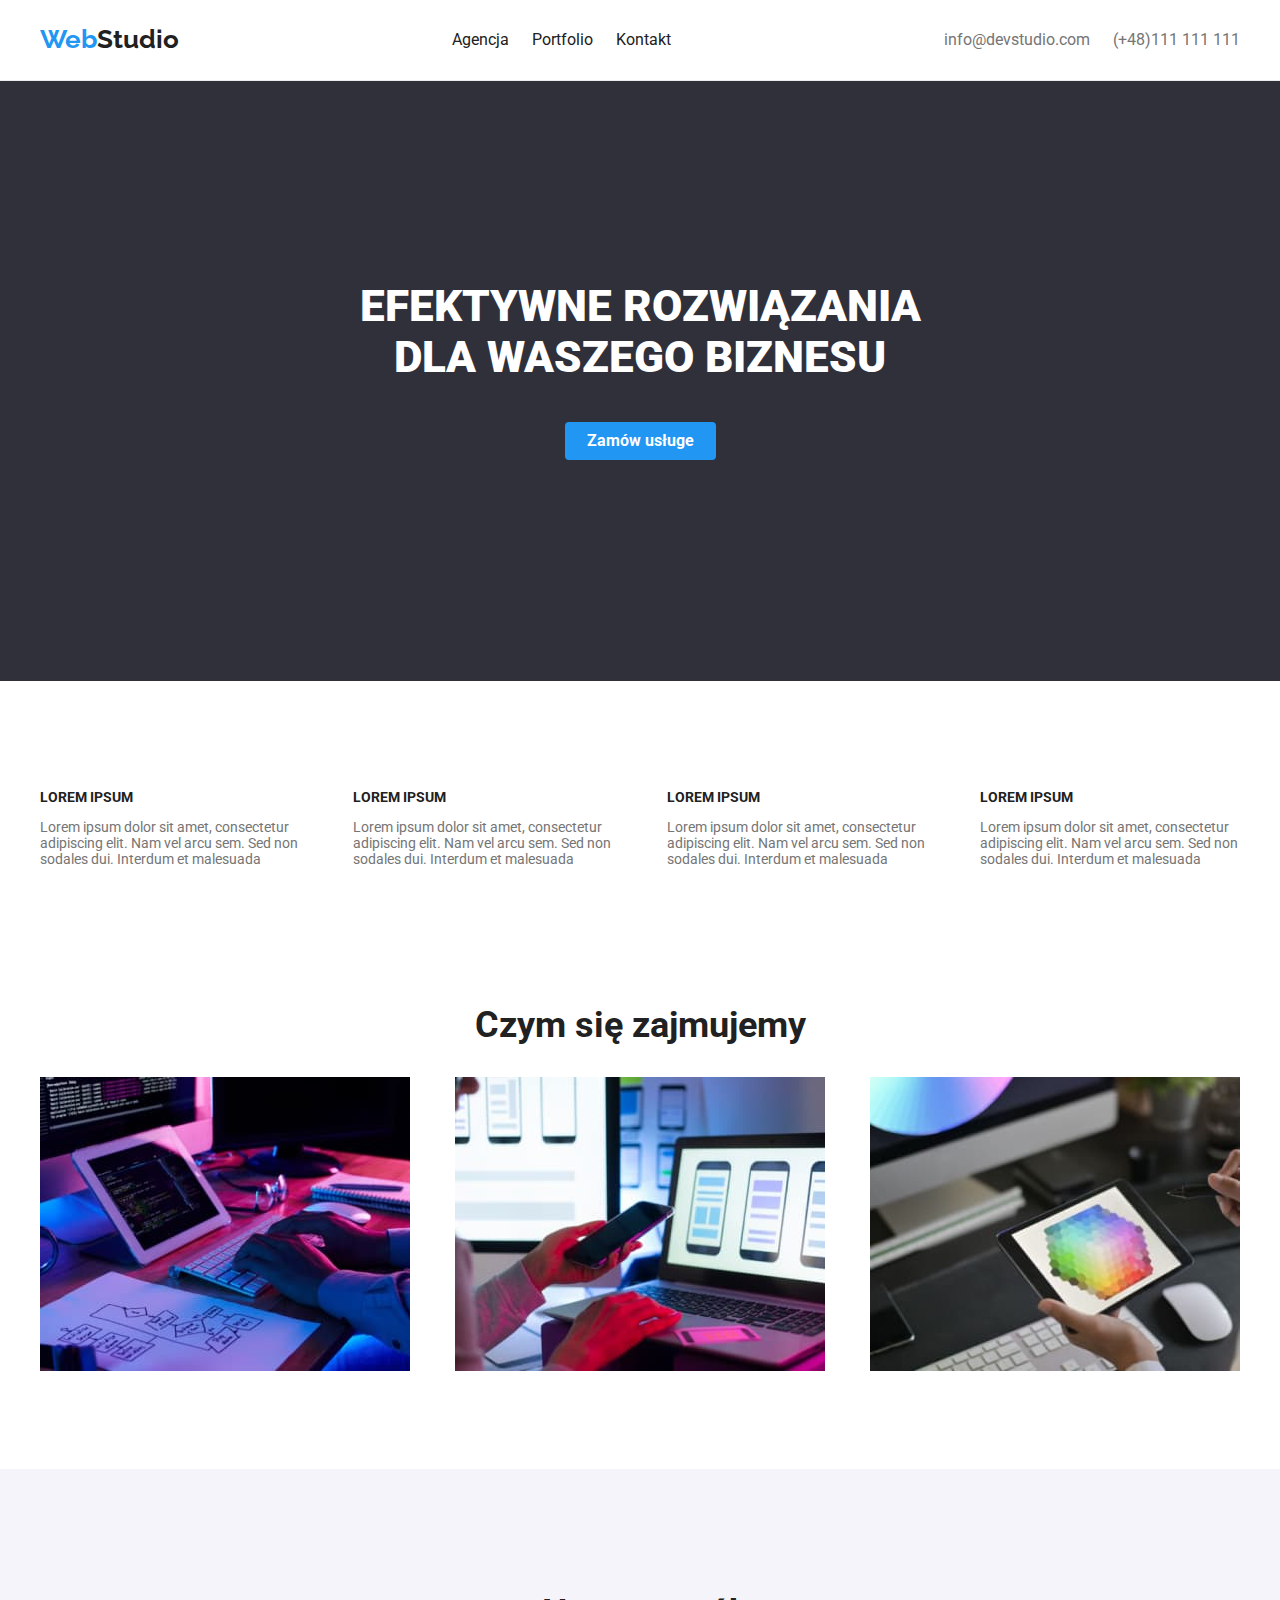
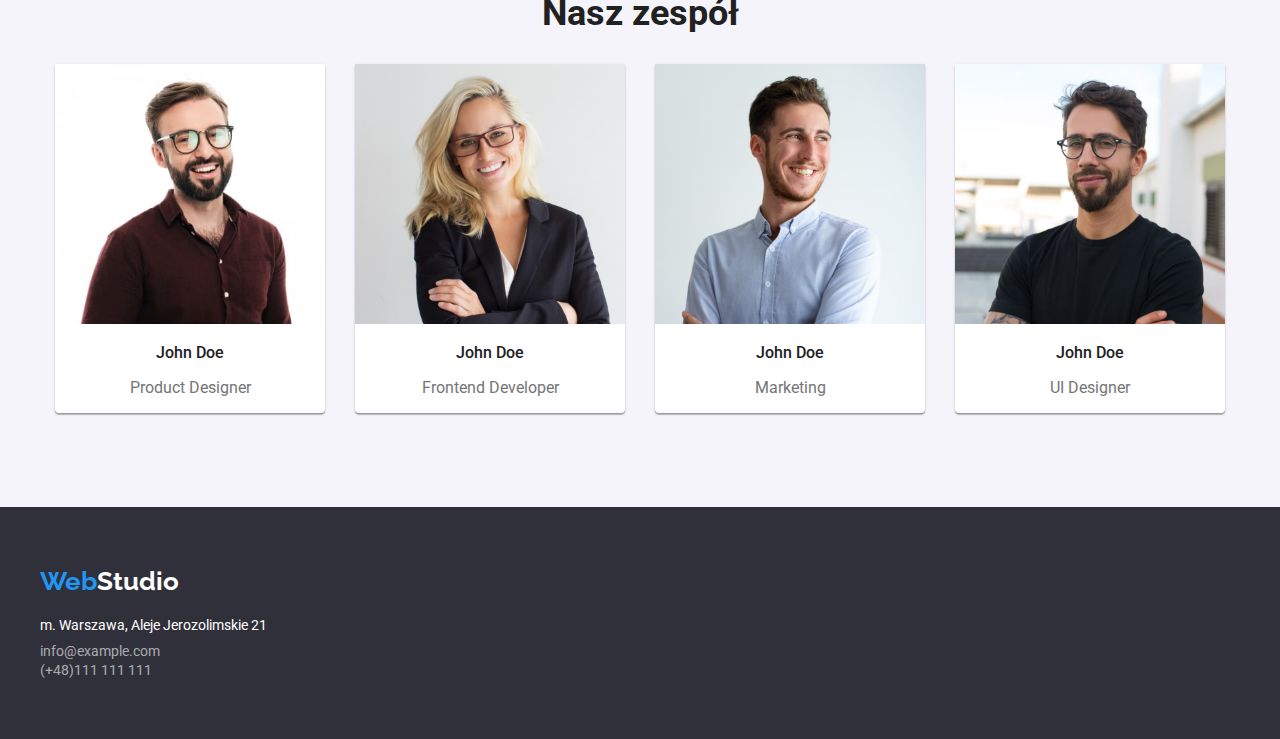
<file: index.html>
<!DOCTYPE html>
<html lang="pl">
    <head>
    <meta charset="UTF-8">  
    <meta name="viewport" content="width=device-width, initial-scale=1.0">
    <meta http-equiv="X-UA-Compatible" content="IE=edge">
    <title>Studio</title> 
    <link href="https://fonts.googleapis.com/css2?family=Raleway:wght@700&family=Roboto:wght@400;500;700;900&display=swap" rel="stylesheet">
    <link href="https://cdnjs.cloudflare.com/ajax/libs/modern-normalize/1.0.0/modern-normalize.min.css" rel="stylesheet">
    <style type="text/css"></style>
    <link rel="stylesheet" href="css/styles.css">
    </head>
    <body>
        <header class="header">
            <div class="container container-header">
            <a class="logo-item" href="WebStudio"><h3 class="text-logo"><span class="blue">Web</span><span class="black">Studio</span></h3></a>
            <nav>
            <ul class="menu">
                <li class="menu-item"><a href="index.html" class="black link">Agencja</a></li>
                <li class="menu-item"><a href="portfolio.html" class="black link">Portfolio</a></li>
                <li class="menu-item"><a href="" class="black link">Kontakt</a></li>
            </ul>
            </nav> 
            <ul class="menu">
                <li class="menu-item"><a href="mailto:info@devstudio.com" class="grey link">info@devstudio.com</a></li>
                <li class="menu-item"><a href="phone:+48111111111" class="grey link">(+48)111 111 111</a></li>
            </ul>
            </div>
        </header>
        <main>
        <section class="area">
            <div class=""><h1 class="container text-heading">EFEKTYWNE ROZWIĄZANIA <br>DLA WASZEGO BIZNESU</h1> 
            <button class="button button1" type="button">Zamów usługe</button> 
            </div>
        </section>
        <section>
            <div class="card-set container section">
                    <div><h3 class="text-post">LOREM IPSUM</h3>
                    <p class="text-post1">
Lorem ipsum dolor sit amet, consectetur
adipiscing elit. Nam vel arcu sem. Sed
non sodales dui. Interdum et malesuada</p></div>
                   <div><h3 class="text-post">LOREM IPSUM</h3>
                    <p class="text-post1">
Lorem ipsum dolor sit amet, consectetur
adipiscing elit. Nam vel arcu sem. Sed
non sodales dui. Interdum et malesuada</p></div>
                    <div><h3 class="text-post">LOREM IPSUM</h3>
                    <p class="text-post1">
Lorem ipsum dolor sit amet, consectetur
adipiscing elit. Nam vel arcu sem. Sed
non sodales dui. Interdum et malesuada</p></div>
                    <div><h3 class="text-post">LOREM IPSUM</h3>
                    <p class="text-post1">
Lorem ipsum dolor sit amet, consectetur
adipiscing elit. Nam vel arcu sem. Sed
non sodales dui. Interdum et malesuada</p></div>    
            </div>
        </section>
        <section>
            <div class="section container">
            <h2 class="text-heading2">Czym się zajmujemy</h2>
            <ul class="img-item">
                <li><img src="images/first.jpg" 
                alt="pisanie kodu"
                width="370"
                height="294"></li>
                <li><img src="images/second.jpg" 
                alt="ustawianie grafiki w telefonie"
                width="370"
                height="294"></li>
                <li><img src="images/third.jpg" 
                alt="paleta kolorów"
                width="370"
                height="294"></li>
            </ul>
            </div>
        </section>    
        <section class="area2 section">
        <div class="container">
            <h2 class="text-heading2">Nasz zespół</h2> 
            <ul class="img-item">
                <li class="img-item2"><figure>
                <img 
                    src="images/Product Designer.jpg" 
                    alt="Product Designer"
                    width="270"
                    height="260">
                <figcaption>
                    <h3 class="text-figcaption">John Doe</h3>
                    <p class="text-figcaption1">Product Designer</p>
                </figcaption>
            </figure></li>
            <li class="img-item2"><figure>
                <img 
                    src="images/Frontend Developer.jpg"
                    alt="Frontend Developer"
                    width="270"
                    height="260">
                <figcaption>
                    <h3 class="text-figcaption">John Doe</h3>
                    <p class="text-figcaption1">Frontend Developer</p>
                </figcaption>
            </figure></li>
            <li class="img-item2"><figure>
                <img 
                src="images/Marketing.jpg" 
                alt="Marketing"
                width="270"
                height="260">
                <figcaption>
                    <h3 class="text-figcaption">John Doe</h3>
                    <p class="text-figcaption1">Marketing</p>
                </figcaption>
            </figure></li>
            <li class="img-item2"><figure>
                <img 
                src="images/UI Designer.jpg" 
                alt="UI Designer"
                width="270"
                height="260">
                <figcaption>
                    <h3 class="text-figcaption">John Doe</h3>
                    <p class="text-figcaption1">UI Designer</p>
                </figcaption>
            </figure></li>
        </ul>
        </div>
        </section>
        </main>
        <footer class="area3">
            <div class="container container-footer">
                <a href="WebStudio"><h3 class="text-logo-footer"><span class="blue">Web</span><span class="white">Studio</span></h3></a>
                <address class="text-adres white">
                     m. Warszawa, Aleje Jerozolimskie 21
                </address>
                <address>
                    <a href="mailto:info@example.com" class="text-adres color-adres">info@example.com</a>
                </address>
                <address>
                    <a href="phone:+48111111111" class="text-adres color-adres">(+48)111 111 111</a>
                </address>
            </div>
        </footer>
    </body>
</html>
</file>
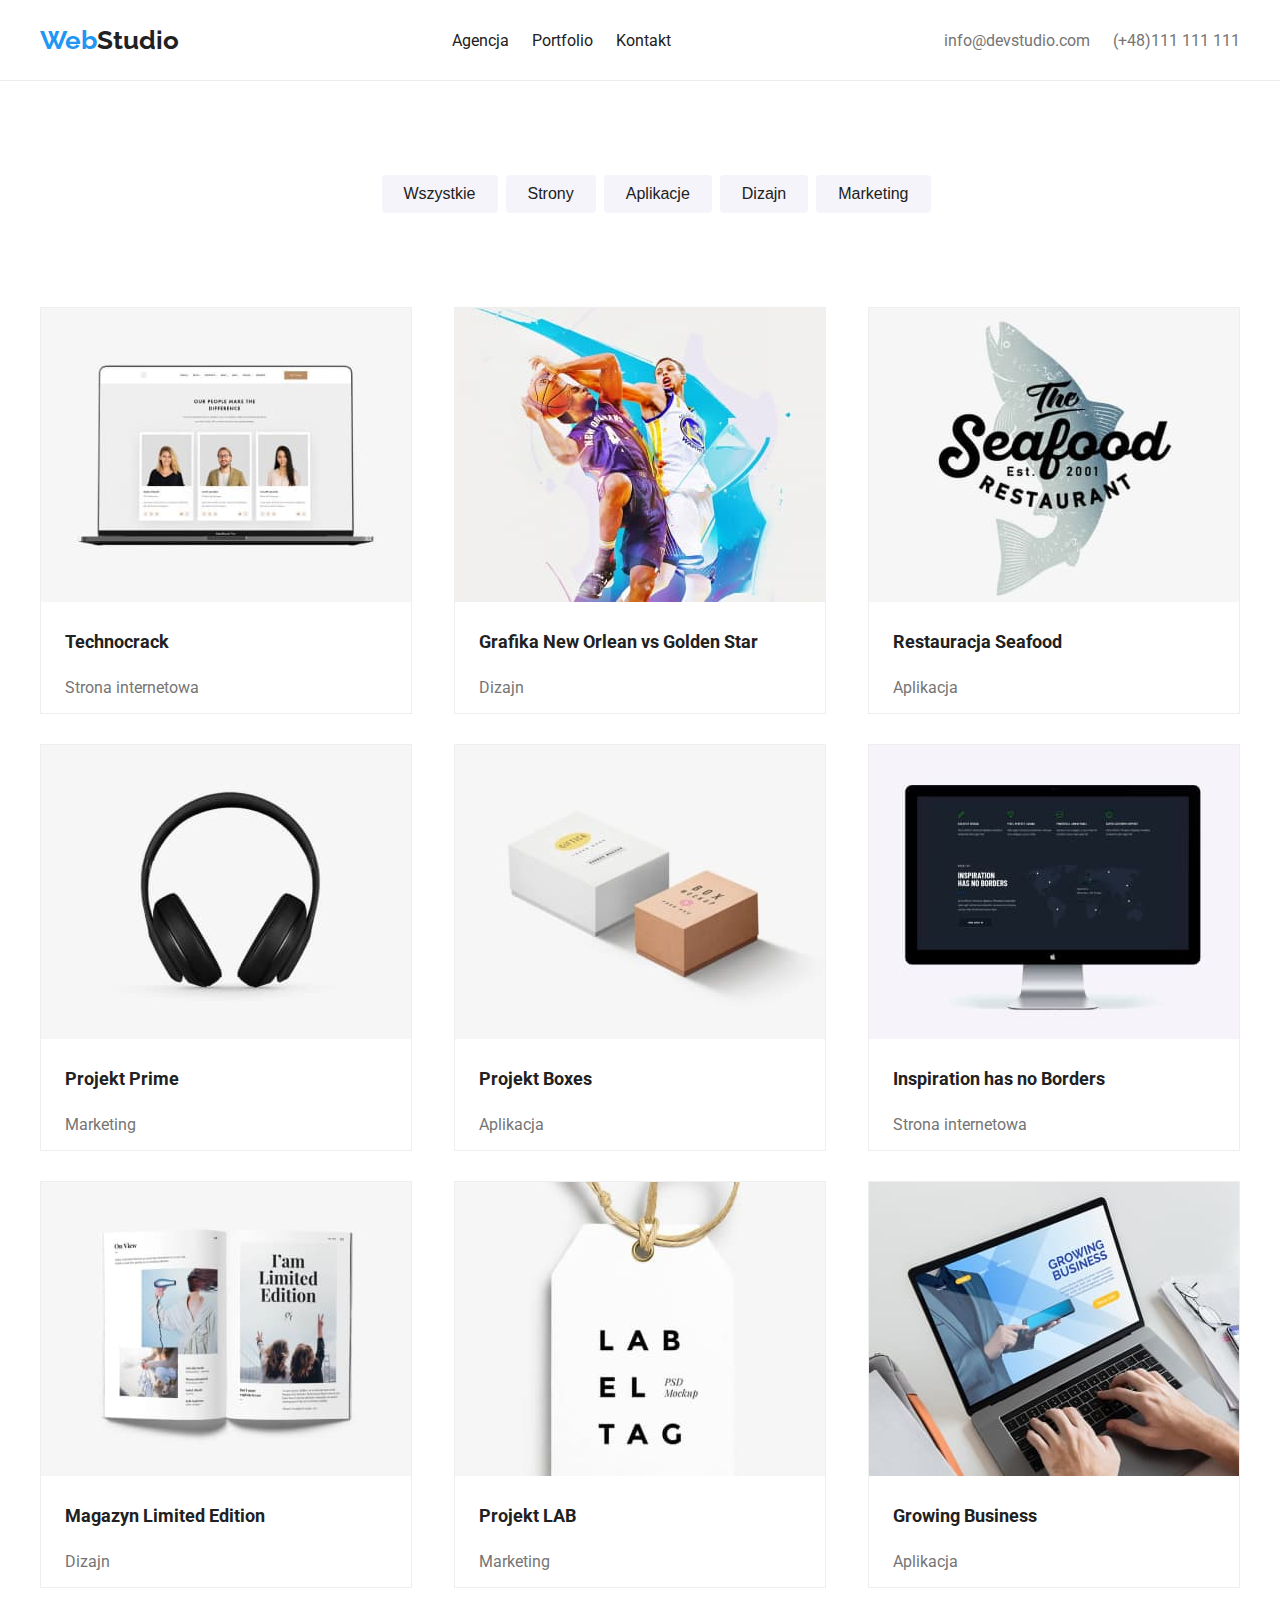
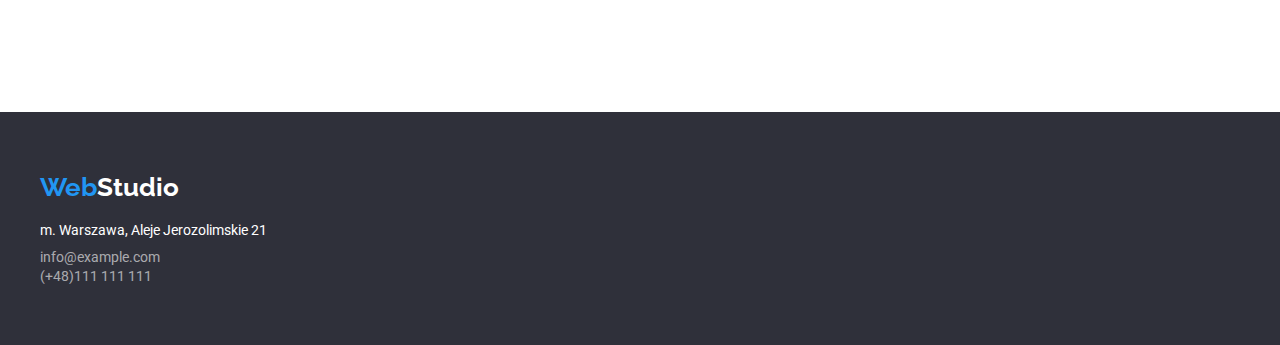
<file: portfolio.html>
<!DOCTYPE html>
<html lang="pl">
    <head>
    <meta charset="UTF-8">  
    <meta name="viewport" content="width=device-width, initial-scale=1.0">
    <meta http-equiv="X-UA-Compatible" content="IE=edge">
    <title>Portfolio</title> 
    <link href="https://fonts.googleapis.com/css2?family=Raleway:wght@700&family=Roboto:wght@400;500;700;900&display=swap" rel="stylesheet">
    <style type="text/css"></style>
    <link rel="stylesheet" href="css/styles.css">
    </head>
    <body>
         <header class="header">
            <div class="container container-header">
            <a class="logo-item" href="WebStudio"><h3 class="text-logo"><span class="blue">Web</span><span class="black">Studio</span></h3></a>
            <nav>
            <ul class="menu">
                <li class="menu-item"><a href="index.html" class="black link">Agencja</a></li>
                <li class="menu-item"><a href="portfolio.html" class="black link">Portfolio</a></li>
                <li class="menu-item"><a href="" class="black link">Kontakt</a></li>
            </ul>
            </nav> 
            <ul class="menu">
                <li class="menu-item"><a href="mailto:info@devstudio.com" class="grey link">info@devstudio.com</a></li>
                <li class="menu-item"><a href="phone:+48111111111" class="grey link">(+48)111 111 111</a></li>
            </ul>
            </div>
        </header>
        <main>
        <section>
            <div class="container">
            <ul class="container-button section">
                <li><button class="button" type="button">Wszystkie</button></li>
                <li><button class="button" type="button">Strony</button></li> 
                <li><button class="button" type="button">Aplikacje</button></li>
                <li><button class="button" type="button">Dizajn</button></li> 
                <li><button class="button" type="button">Marketing</button></li> 
            </ul>
            </div>
        </section>
        <section>
        <div class="container">
        <ul class="img-item section">
            <li><figure class="img-item3">
            <img src="images\Technocrack.jpg" 
            alt="Technocrack"
            width="370"
            height="294">
        <figcaption>
                <h3 class="text-figcaption2">Technocrack</h3>
                <p class="text-figcaption3">Strona internetowa</p>
        </figcaption>
        </figure></li>
        <li><figure class="img-item3">
            <img src="images\Grafika New Orlean vs Golden Star.jpg" 
            alt="Grafika New Orlean vs Golden Star"
            width="370"
            height="294">
        <figcaption>
                <h3 class="text-figcaption2">Grafika New Orlean vs Golden Star</h3>
                <p class="text-figcaption3">Dizajn</p>
        </figcaption>
        </figure></li>
        <li><figure class="img-item3">
            <img src="images\Restauracja Seafood.jpg" 
            alt="Restauracja Seafood"
            width="370"
            height="294">
        <figcaption>
                <h3 class="text-figcaption2">Restauracja Seafood</h3>
                <p class="text-figcaption3">Aplikacja</p>
        </figcaption>
        </figure></li>
        <li><figure class="img-item3">          
            <img src="images\Projekt Prime.jpg" 
            alt="Projekt Prime"
            width="370"
            height="294">
        <figcaption>
                <h3 class="text-figcaption2">Projekt Prime</h3>
                <p class="text-figcaption3">Marketing</p>
        </figcaption>
        </figure></li>
        <li><figure class="img-item3">          
            <img src="images\Projekt Boxes.jpg" 
            alt="Projekt Boxes"
            width="370"
            height="294">
        <figcaption>
                <h3 class="text-figcaption2">Projekt Boxes</h3>
                <p class="text-figcaption3">Aplikacja</p>
        </figcaption>
        </figure></li>
        <li><figure class="img-item3">          
            <img src="images\Inspiration has no Borders.jpg" 
                alt="Inspiration has no Borders"
                width="370"
                height="294">
        <figcaption>
                <h3 class="text-figcaption2">Inspiration has no Borders</h3>
                <p class="text-figcaption3">Strona internetowa</p>
        </figcaption>
        </figure></li> 
        <li><figure class="img-item3">          
            <img src="images\Magazyn Limited Edition.jpg" 
                alt="Magazyn Limited Edition"
                width="370"
                height="294">
        <figcaption>
                <h3 class="text-figcaption2">Magazyn Limited Edition</h3>
                <p class="text-figcaption3">Dizajn</p>
        </figcaption>
        </figure></li>
        <li><figure class="img-item3">          
            <img src="images\Projekt LAB.jpg" 
                alt="Projekt LAB"
                width="370"
                height="294">
        <figcaption>
                <h3 class="text-figcaption2">Projekt LAB</h3>
                <p class="text-figcaption3">Marketing</p>
        </figcaption>
        </figure></li>
        <li><figure class="img-item3">          
            <img src="images\Growing Business.jpg" 
                    alt="Growing Business"
                    width="370"
                    height="294">
        <figcaption>
                <h3 class="text-figcaption2">Growing Business</h3>
                <p class="text-figcaption3">Aplikacja</p>
        </figcaption>
        </figure></li> 
        </ul>
        </div>   
        </section>
    </main>
        <footer class="area3">
            <div class="container container-footer">
                <a href="WebStudio"><h3 class="text-logo-footer"><span class="blue">Web</span><span class="white">Studio</span></h3></a>
                <address class="text-adres white">
                     m. Warszawa, Aleje Jerozolimskie 21
                </address>
                <address>
                    <a href="mailto:info@example.com" class="text-adres color-adres link">info@example.com</a>
                </address>
                <address>
                    <a href="phone:+48111111111" class="text-adres color-adres link">(+48)111 111 111</a>
                </address>
            </div>
        </footer>
    </body>
</html>
</file>
<file: css/styles.css>
body {
    font-family: 'Roboto';
    font-style: normal;
    font-weight: 400;
    color: #212121;
    margin: 0;
}

.text-logo {
    font-family: 'Raleway';
    font-weight: 700;
    font-size: 26px;
    line-height: 1, 19;
    letter-spacing: 0, 03em;
    text-decoration: none;
    margin-top: 0px;
    margin-bottom: 0px;
}
.text-logo-footer {
    font-family: 'Raleway';
    font-weight: 700;
    font-size: 26px;
    line-height: 1, 19;
    letter-spacing: 0, 03em;
    text-decoration: none;
    margin-top: 0px;
    margin-bottom: 0px;
    padding-bottom: 20px;
}

.link:hover {
    color: #2196f3;
}

.blue {
    color: #2196f3
}

.black {
    color: #212121;
}

.grey {
    color: #757575
}

.white {
    color: #FFFFFF;
}
.area {
    background: #2f303a;
    height: 600px;
}
.section {
 padding-top: 94px;
 padding-bottom: 94px;
 
} 

.area2 {
    background: #F5F4FA;
}

.area2a {
    background: #FFFFFF;
}
.area3 {
    background: #2f303a;
}

.text-heading {
    font-weight: 900;
    font-size: 44px;
    line-height: 1, 36;
    text-align: center;
    padding-top: 200px;
    padding-bottom: 40px;
    color: #FFFFFF;
}

.text-heading2 {
    font-weight: 700;
    font-size: 36px;
    line-height: 1, 17;
    text-align: center;
  
}

.text-figcaption {
    font-weight: 500;
    font-size: 16px;
    line-height: 1, 19;
    text-align: center;
}

.text-figcaption1 {
    font-size: 16px;
    line-height: 1, 19;
    text-align:center;
    color: #757575;
}

.text-figcaption2 {
    font-weight: 700;
    font-size: 18px;
    line-height: 2;
    padding-left: 24px;
    padding-right: 24px;
}

.text-figcaption3 {
    font-size: 16px;
    line-height: 1, 88;
    color: #757575;
    padding-left: 24px;
    padding-right: 24px;
}

.text-post {
    font-weight: 700;
    font-size: 14px;
    line-height: 1, 14;
    letter-spacing: 0, 03em;
    color: #212121;
}

.text-post1 {
    font-size: 14px;
    width: 260px;
    line-height: 1, 71;
    letter-spacing: 0, 03em;
    color: #757575;
}
.text-adres {
    font-style: normal;
    font-size: 14px;
    line-height: 1, 71;
    letter-spacing: 0, 03em;
    text-decoration: none;
    padding-bottom: 9px;
}

.color-adres {
    color: rgba(255, 255, 255, 0.6);
}

a {
    text-decoration: none;
}

.container-button {
    display: flex;
    justify-content: center;
    list-style: none;
    padding-bottom: 0px;
    margin: 0px;
}
.button {
    background-color: #F5F4FA;
    color: #212121;
    font-size: 16px;
    font-weight: 500;
    border: none;
    padding: 6px 22px;
    text-align: center;
    cursor: pointer;
    background: #F5F4FA;
    border-radius: 4px;
    line-height: 1.6;
    margin-right: 8px;
}
.button:not(:last-child) {
    margin-right: 8px;
}
.link:hover {
    color: #2196f3;
}

.button:hover {
    background-color: #2196f3;
    color: white;
    background: #2196f3;
    box-shadow: 0px 3px 1px rgba(0, 0, 0, 0.1), 0px 1px 2px rgba(0, 0, 0, 0.08), 0px 2px 2px rgba(0, 0, 0, 0.12);
    border-radius: 4px;
    cursor: pointer;
}

.button1 {
    font-weight: 700;
    line-height: 1, 87;
    color: white;
    display: block;
    margin: auto;
    background-color: #2196f3;
    border-radius: 4px;
   }

h1 h2 h3 h4 {
    margin: 0;
}
p {
    padding: 0;
}
ul li {
    margin: 0;
    padding: 0;
}
.container {
    width: 1200px;
    margin: 0 auto;  
}
.container-header {
    display: flex;
    justify-content: space-between;
    align-items: center;
    height: 80px;
    
}
.container-footer {
    padding-top: 60px;
    padding-bottom: 60px;
}
.header {
    border-bottom: 1px solid #ECECEC;
}
.menu {
    display: flex;
    list-style: none;
    align-items: center;
    margin-top: 0px;
    margin-bottom: 0px;
}
.menu-item {
    margin-left: 23px;
    align-items: center;
}
.logo-item {
    padding-top: 24px;
    padding-bottom: 24px;
}
.card-set {
    display: flex;
    flex-wrap: wrap;
    justify-content: space-between;
    padding-bottom: 0px;
}    
.img-item {
    display: flex;
    justify-content:space-between;
    list-style: none;
    flex-wrap: wrap;
    list-style: none;
    padding-left: 0px;
    margin: 0px;
}
figure {
    padding: 0;
    margin: 0;
}
.img-item2 {
    margin-right: 15px;
    margin-left: 15px; 
    padding: 0px;
    background: #FFFFFF;
        /* material shadow v1 */
    
        box-shadow: 0px 1px 3px rgba(0, 0, 0, 0.12), 0px 1px 1px rgba(0, 0, 0, 0.14), 0px 2px 1px rgba(0, 0, 0, 0.2);
        border-radius: 0px 0px 4px 4px;
}
.picture {
    margin: 0px;
    padding: 0px;
    background: #FFFFFF;
        /* material shadow v1 */
        box-shadow: 0px 1px 3px rgba(0, 0, 0, 0.12), 0px 1px 1px rgba(0, 0, 0, 0.14), 0px 2px 1px rgba(0, 0, 0, 0.2);
        border-radius: 0px 0px 4px 4px;
}
.img-item3 {
    background: #FFFFFF;
    border: 1px solid #EEEEEE;
    justify-content: space-between;
    padding: 0px;
    margin-top: 0px;
    margin-left: 0px;
    margin-bottom: 30px;
    margin-right: 0px;
    margin-left: 0px;
}
</file>
